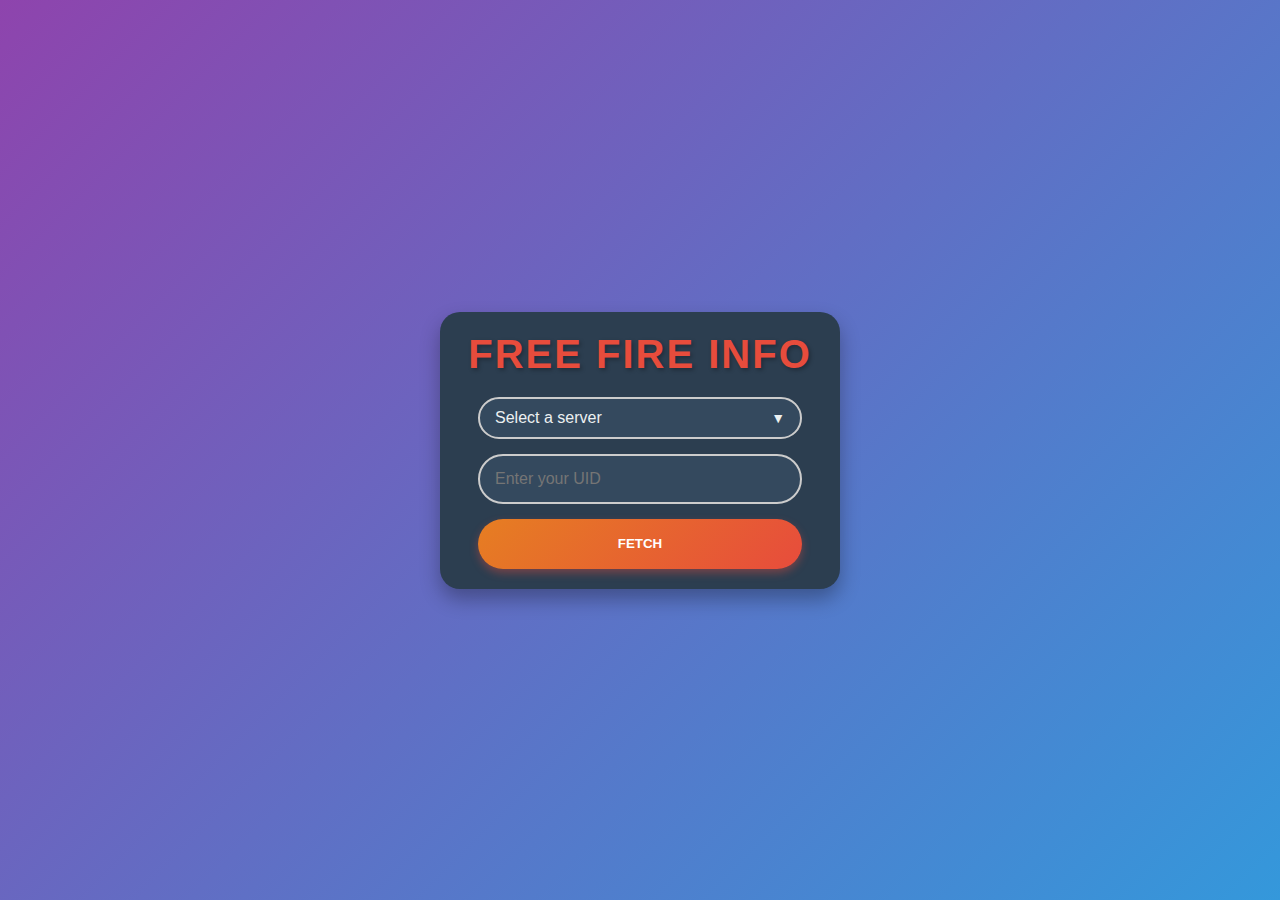
<file: ffapi/index.html>
<!DOCTYPE html>
<html lang="en">

<head>
    <meta charset="UTF-8">
    <meta name="viewport" content="width=device-width, initial-scale=1.0">
    <title>Free Fire API</title>

    <link rel="stylesheet" href="styles.css">
</head>

<body>
    <div class="container">
        <h1>Free Fire Info</h1>
        <form>
            <div class="custom-dropdown">
                <div class="dropdown-header" id="dropdown-header">
                    Select a server <span>▼</span>
                </div>
                <ul class="dropdown-list" id="dropdown-list">
                    <li class="dropdown-item" data-value="AF">Africa (AF)</li>
                    <li class="dropdown-item" data-value="BD">Bangladesh (BD)</li>
                    <li class="dropdown-item" data-value="BR">Brazil (BR)</li>
                    <li class="dropdown-item" data-value="EU">Europe (EU)</li>
                    <li class="dropdown-item" data-value="ID">Indonesia (ID)</li>
                    <li class="dropdown-item" data-value="IND">India (IND)</li>
                    <li class="dropdown-item" data-value="JP">Japan (JP)</li>
                    <li class="dropdown-item" data-value="LATAM">Latin America (LATAM)</li>
                    <li class="dropdown-item" data-value="ME">Middle East (ME)</li>
                    <li class="dropdown-item" data-value="NA">North America (NA)</li>
                    <li class="dropdown-item" data-value="PK">Pakistan (PK)</li>
                    <li class="dropdown-item" data-value="RU">Russia (RU)</li>
                    <li class="dropdown-item" data-value="SG">Singapore (SG)</li>
                    <li class="dropdown-item" data-value="SAC">South America (SAC)</li>
                    <li class="dropdown-item" data-value="TW">Taiwan (TW)</li>
                    <li class="dropdown-item" data-value="TH">Thailand (TH)</li>
                    <li class="dropdown-item" data-value="US">United States (US)</li>
                    <li class="dropdown-item" data-value="VN">Vietnam (VN)</li>
                    <!-- Add more options as needed -->
                </ul>
            </div>
            <input type="text" id="uid-input" placeholder="Enter your UID">
            <button id="fetch-button">Fetch</button>
        </form>
        <div id="user-data" style="display: none;">
            <p><strong>Name:</strong> <span id="nickname"></span></p>
            <p><strong>Badge Count:</strong> <span id="badgeCnt"></span></p>
            <p><strong>Account Created At:</strong> <span id="createdAt"></span></p>
            <p><strong>Last Login:</strong> <span id="lastLoginAt"></span></p>
            <p><strong>Likes:</strong> <span id="liked"></span></p>
            <p><strong>Level:</strong> <span id="level"></span></p>
            <h3>Guild Info</h3>
            <p><strong>Guild Name:</strong> <span id="guildName"></span></p>
            <p><strong>Leader Name:</strong> <span id="leaderName"></span> (UID: <span id="leaderUid"></span>)</p>
            <p><strong>Guild Level:</strong> <span id="guildLevel"></span></p>
            <p><strong>Current Members:</strong> <span id="currentMembers"></span></p>
            <p><strong>Max Members:</strong> <span id="maxMembers"></span></p>
        </div>
    </div>

    <script src="script.js"></script>
</body>

</html>
</file>
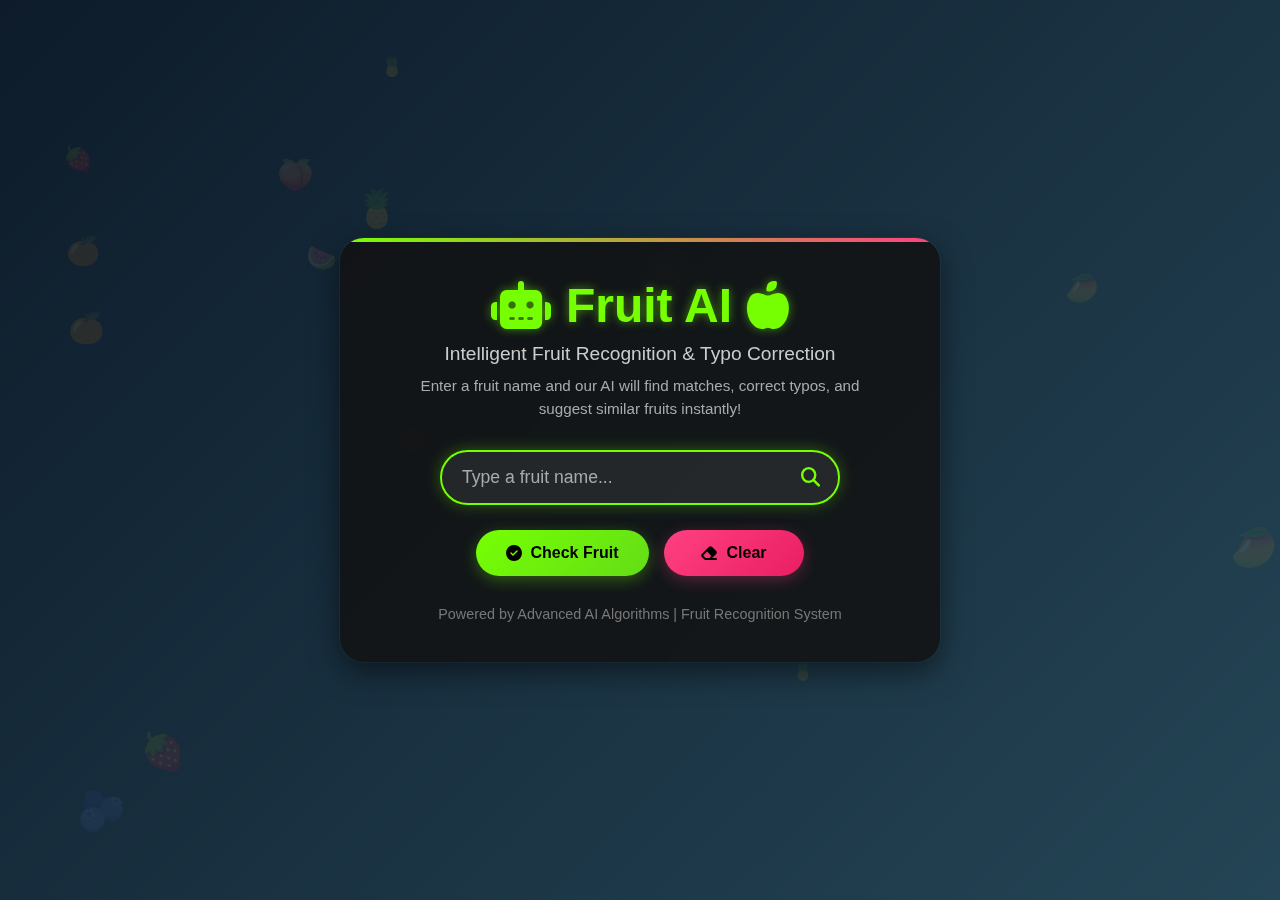
<file: fruit-ai/index.html>
<!DOCTYPE html>
<html lang="en">

<head>
  <meta charset="UTF-8">
  <meta name="viewport" content="width=device-width, initial-scale=1.0">
  <title>Fruit AI Demo</title>
  <link rel="stylesheet" href="https://cdnjs.cloudflare.com/ajax/libs/font-awesome/6.4.0/css/all.min.css">
  <link rel="stylesheet" href="style.css">
</head>

<body>
  <div class="container">
    <div class="header">
      <h1><i class="fas fa-robot"></i> Fruit AI <i class="fas fa-apple-alt"></i></h1>
      <p class="subtitle">Intelligent Fruit Recognition & Typo Correction</p>
      <p class="description">Enter a fruit name and our AI will find matches, correct typos, and suggest similar fruits
        instantly!</p>
    </div>

    <div class="input-container">
      <div class="input-wrapper">
        <input type="text" id="fruitInput" placeholder="Type a fruit name..." autocomplete="off">
        <div class="search-icon">
          <i class="fas fa-search"></i>
        </div>
      </div>
      <div id="suggestions"></div>
    </div>

    <div class="button-container">
      <button id="checkBtn">
        <i class="fas fa-check-circle"></i> Check Fruit
      </button>
      <button id="clearBtn">
        <i class="fas fa-eraser"></i> Clear
      </button>
    </div>

    <div id="results"></div>

    <div class="footer">
      <p>Powered by Advanced AI Algorithms | Fruit Recognition System</p>
    </div>
  </div>

  <div class="floating-fruits" id="floatingFruits"></div>

  <script src="script.js"></script>
</body>

</html>
</file>
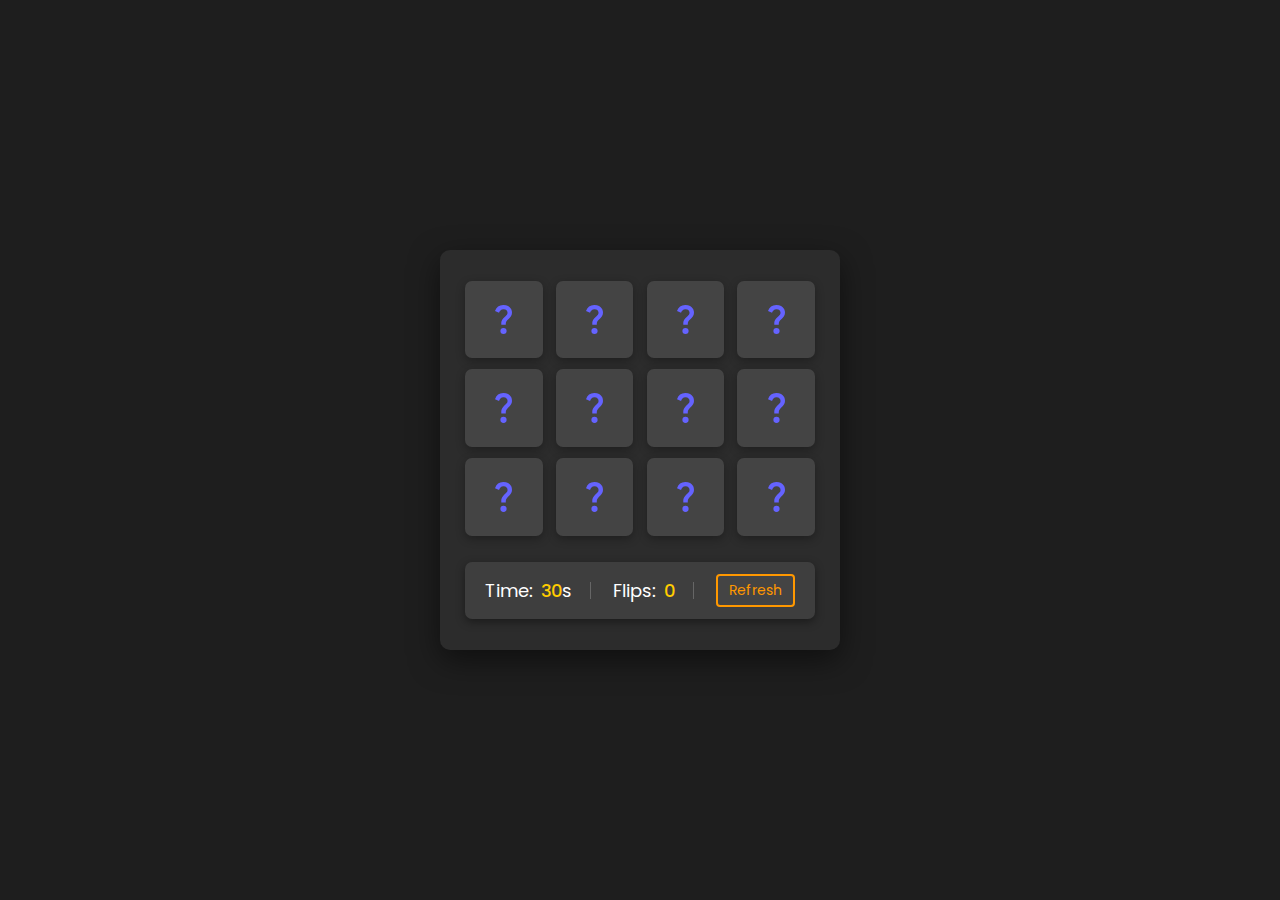
<file: memory-game/index.html>
<!DOCTYPE html>
<!-- Coding By CodingNepal - youtube.com/codingnepal -->
<html lang="en" dir="ltr">
  <head>
    <meta charset="utf-8">  
    <title>Memory Card Game | CodingNepal</title>
    <link rel="stylesheet" href="styles.css">
    <meta name="viewport" content="width=device-width, initial-scale=1.0">
  </head>
  <body>
    <div class="wrapper">
      <ul class="cards">
        <li class="card">
          <div class="view front-view">
            <img src="images/que_icon.svg" alt="icon">
          </div>
          <div class="view back-view">
            <img src="images/img-1.png" alt="card-img">
          </div>
        </li>
        <li class="card">
          <div class="view front-view">
            <img src="images/que_icon.svg" alt="icon">
          </div>
          <div class="view back-view">
            <img src="images/img-2.png" alt="card-img">
          </div>
        </li>
        <li class="card">
          <div class="view front-view">
            <img src="images/que_icon.svg" alt="icon">
          </div>
          <div class="view back-view">
            <img src="images/img-3.png" alt="card-img">
          </div>
        </li>
        <li class="card">
          <div class="view front-view">
            <img src="images/que_icon.svg" alt="icon">
          </div>
          <div class="view back-view">
            <img src="images/img-4.png" alt="card-img">
          </div>
        </li>
        <li class="card">
          <div class="view front-view">
            <img src="images/que_icon.svg" alt="icon">
          </div>
          <div class="view back-view">
            <img src="images/img-5.png" alt="card-img">
          </div>
        </li>
        <li class="card">
          <div class="view front-view">
            <img src="images/que_icon.svg" alt="icon">
          </div>
          <div class="view back-view">
            <img src="images/img-6.png" alt="card-img">
          </div>
        </li>
        <li class="card">
          <div class="view front-view">
            <img src="images/que_icon.svg" alt="icon">
          </div>
          <div class="view back-view">
            <img src="images/img-5.png" alt="card-img">
          </div>
        </li>
        <li class="card">
          <div class="view front-view">
            <img src="images/que_icon.svg" alt="icon">
          </div>
          <div class="view back-view">
            <img src="images/img-6.png" alt="card-img">
          </div>
        </li>
        <li class="card">
          <div class="view front-view">
            <img src="images/que_icon.svg" alt="icon">
          </div>
          <div class="view back-view">
            <img src="images/img-1.png" alt="card-img">
          </div>
        </li>
        <li class="card">
          <div class="view front-view">
            <img src="images/que_icon.svg" alt="icon">
          </div>
          <div class="view back-view">
            <img src="images/img-2.png" alt="card-img">
          </div>
        </li>
        <li class="card">
          <div class="view front-view">
            <img src="images/que_icon.svg" alt="icon">
          </div>
          <div class="view back-view">
            <img src="images/img-3.png" alt="card-img">
          </div>
        </li>
        <li class="card">
          <div class="view front-view">
            <img src="images/que_icon.svg" alt="icon">
          </div>
          <div class="view back-view">
            <img src="images/img-4.png" alt="card-img">
          </div>
        </li>
        <div class="details">
          <p class="time">Time: <span><b>30</b>s</span></p>
          <p class="flips">Flips: <span><b>0</b></span></p>
          <button>Refresh</button>
        </div>
      </ul>
    </div>

    <script src="script.js"></script>
    
  </body>
</html>
</file>
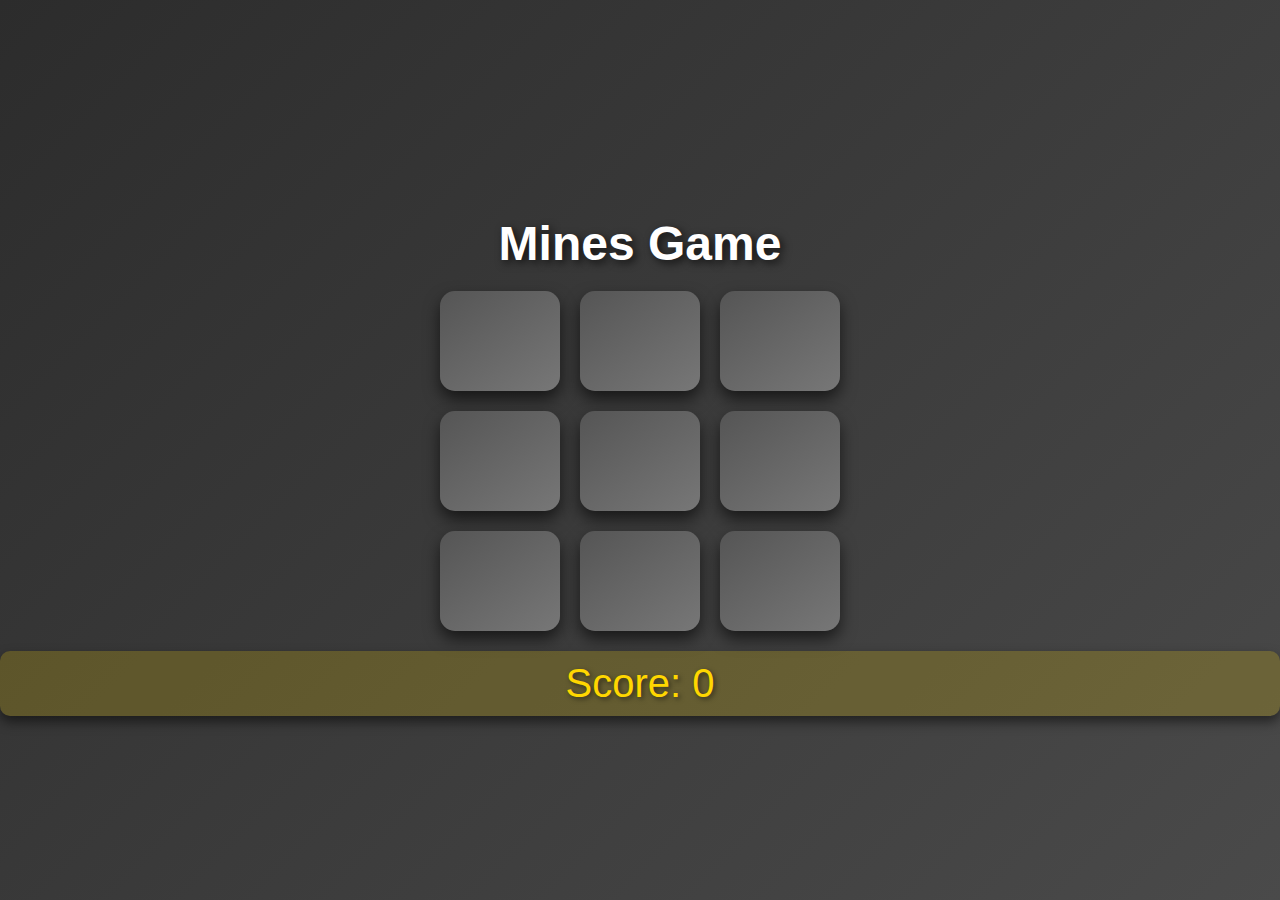
<file: mines-game/index.html>
<!DOCTYPE html>
<html lang="en">
<head>
    <meta charset="UTF-8">
    <meta name="viewport" content="width=device-width, initial-scale=1.0">
    <title>Mines Game</title>
    <link rel="stylesheet" href="styles.css">
</head>
<body>
    <h1>Mines Game</h1>
    <div id="game-board"></div>
    <div class="score">Score: <span id="score-value">0</span></div>
    
    <div class="overlay" id="overlay" style="display: none;">
        <div class="popup" id="popup">
            <h2 id="popup-message"></h2>
            <button onclick="restartGame()">Play Again</button>
        </div>
    </div>

    <script src="script.js"></script>
</body>
</html>
</file>
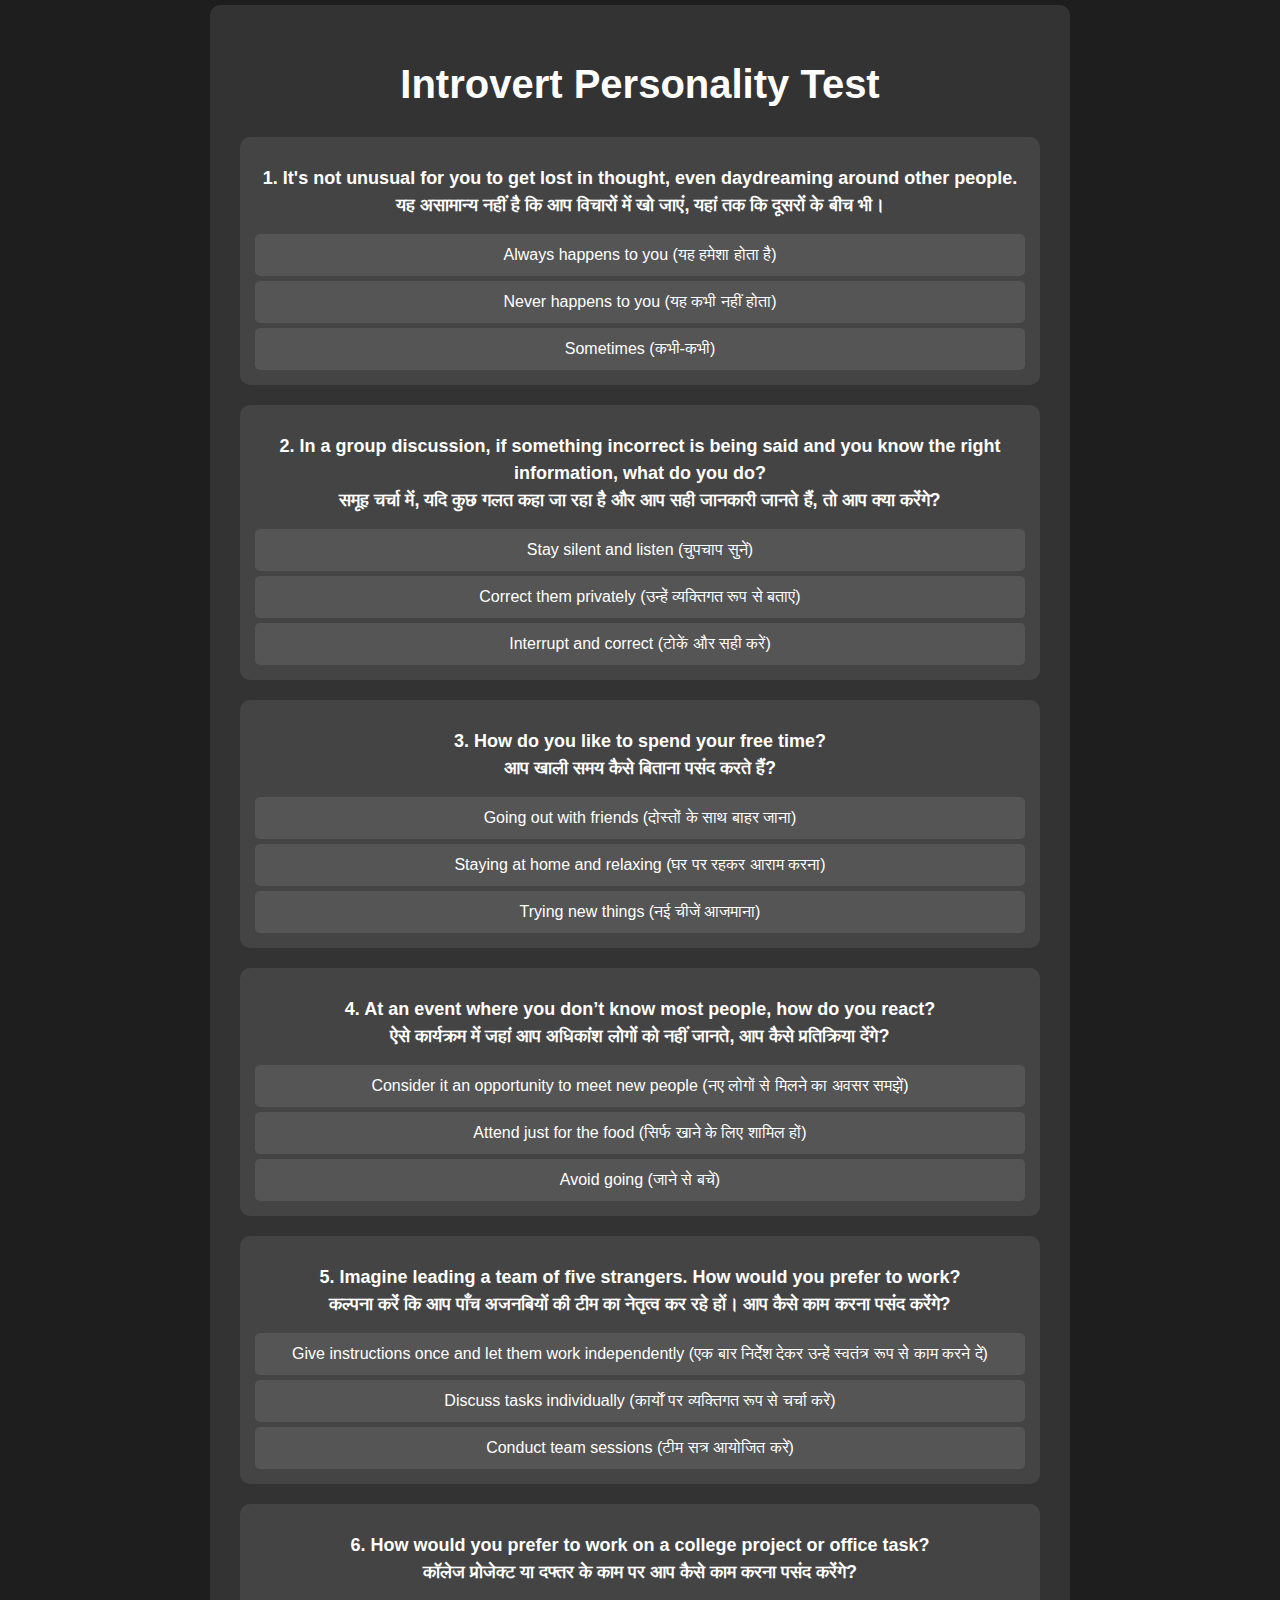
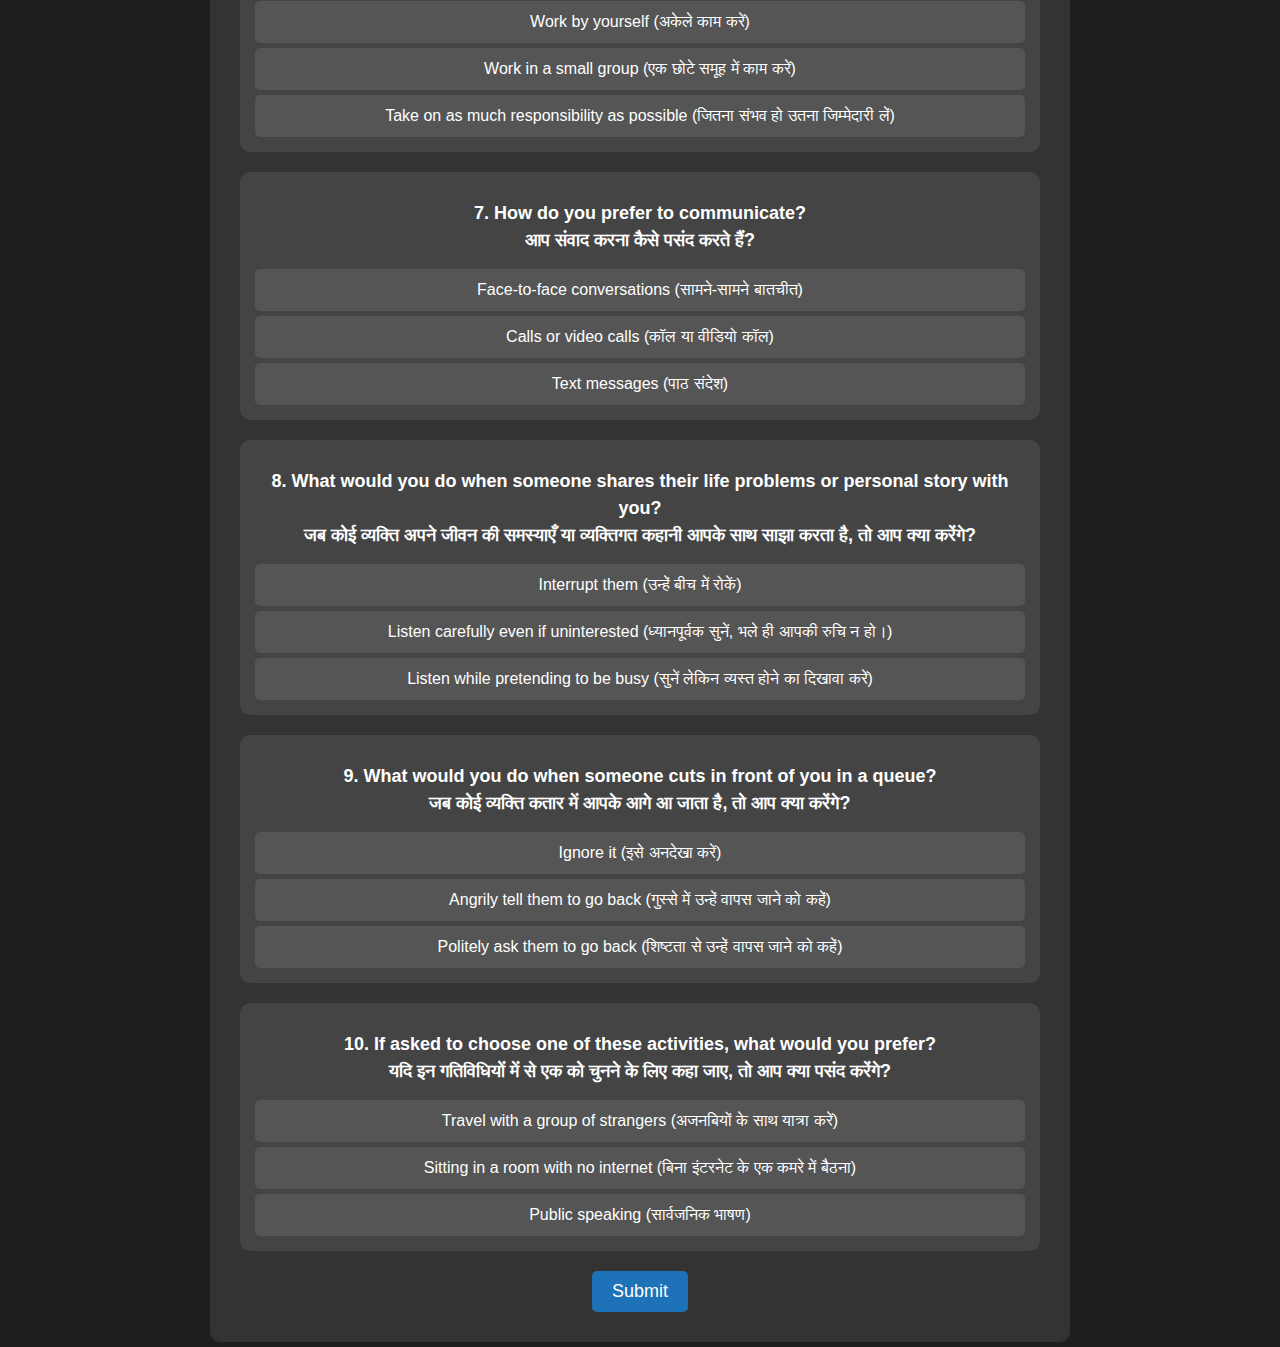
<file: personality-test/index.html>
<!DOCTYPE html>
<html lang="en">
  <head>
    <meta charset="UTF-8" />
    <meta name="viewport" content="width=device-width, initial-scale=1.0" />
    <title>Introvert Personality Test</title>
    <link rel="stylesheet" href="styles.css" />
  </head>
  <body>
    <div class="container">
      <h1>Introvert Personality Test</h1>

      <div class="question">
        <p>
          <strong
            >1. It's not unusual for you to get lost in thought, even
            daydreaming around other people.<br />यह असामान्य नहीं है कि आप
            विचारों में खो जाएं, यहां तक कि दूसरों के बीच भी।</strong
          >
        </p>
        <ul class="options">
          <li data-score="1">Never happens to you (यह कभी नहीं होता)</li>
          <li data-score="2">Sometimes (कभी-कभी)</li>
          <li data-score="3">Always happens to you (यह हमेशा होता है)</li>
        </ul>
      </div>

      <div class="question">
        <p>
          <strong
            >2. In a group discussion, if something incorrect is being said and
            you know the right information, what do you do?<br />समूह चर्चा में,
            यदि कुछ गलत कहा जा रहा है और आप सही जानकारी जानते हैं, तो आप क्या
            करेंगे?</strong
          >
        </p>
        <ul class="options">
          <li data-score="1">Interrupt and correct (टोकें और सही करें)</li>
          <li data-score="2">
            Correct them privately (उन्हें व्यक्तिगत रूप से बताएं)
          </li>
          <li data-score="3">Stay silent and listen (चुपचाप सुनें)</li>
        </ul>
      </div>

      <div class="question">
        <p>
          <strong
            >3. How do you like to spend your free time?<br />आप खाली समय कैसे
            बिताना पसंद करते हैं?</strong
          >
        </p>
        <ul class="options">
          <li data-score="1">
            Going out with friends (दोस्तों के साथ बाहर जाना)
          </li>
          <li data-score="2">Trying new things (नई चीजें आजमाना)</li>
          <li data-score="3">
            Staying at home and relaxing (घर पर रहकर आराम करना)
          </li>
        </ul>
      </div>

      <div class="question">
        <p>
          <strong
            >4. At an event where you don’t know most people, how do you
            react?<br />ऐसे कार्यक्रम में जहां आप अधिकांश लोगों को नहीं जानते,
            आप कैसे प्रतिक्रिया देंगे?</strong
          >
        </p>
        <ul class="options">
          <li data-score="1">
            Consider it an opportunity to meet new people (नए लोगों से मिलने का
            अवसर समझें)
          </li>
          <li data-score="2">
            Attend just for the food (सिर्फ खाने के लिए शामिल हों)
          </li>
          <li data-score="3">Avoid going (जाने से बचें)</li>
        </ul>
      </div>

      <div class="question">
        <p>
          <strong
            >5. Imagine leading a team of five strangers. How would you prefer
            to work?<br />कल्पना करें कि आप पाँच अजनबियों की टीम का नेतृत्व कर
            रहे हों। आप कैसे काम करना पसंद करेंगे?</strong
          >
        </p>
        <ul class="options">
          <li data-score="1">Conduct team sessions (टीम सत्र आयोजित करें)</li>
          <li data-score="2">
            Give instructions once and let them work independently (एक बार
            निर्देश देकर उन्हें स्वतंत्र रूप से काम करने दें)
          </li>
          <li data-score="3">
            Discuss tasks individually (कार्यों पर व्यक्तिगत रूप से चर्चा करें)
          </li>
        </ul>
      </div>

      <div class="question">
        <p>
          <strong
            >6. How would you prefer to work on a college project or office
            task?<br />कॉलेज प्रोजेक्ट या दफ्तर के काम पर आप कैसे काम करना पसंद
            करेंगे?</strong
          >
        </p>
        <ul class="options">
          <li data-score="1">
            Take on as much responsibility as possible (जितना संभव हो उतना
            जिम्मेदारी लें)
          </li>
          <li data-score="2">
            Work in a small group (एक छोटे समूह में काम करें)
          </li>
          <li data-score="3">Work by yourself (अकेले काम करें)</li>
        </ul>
      </div>

      <div class="question">
        <p>
          <strong
            >7. How do you prefer to communicate?<br />आप संवाद करना कैसे पसंद
            करते हैं?</strong
          >
        </p>
        <ul class="options">
          <li data-score="1">
            Face-to-face conversations (सामने-सामने बातचीत)
          </li>
          <li data-score="2">Calls or video calls (कॉल या वीडियो कॉल)</li>
          <li data-score="3">Text messages (पाठ संदेश)</li>
        </ul>
      </div>

      <div class="question">
        <p>
          <strong
            >8. What would you do when someone shares their life problems or
            personal story with you?<br />जब कोई व्यक्ति अपने जीवन की समस्याएँ
            या व्यक्तिगत कहानी आपके साथ साझा करता है, तो आप क्या करेंगे?</strong
          >
        </p>
        <ul class="options">
          <li data-score="1">Interrupt them (उन्हें बीच में रोकें)</li>
          <li data-score="2">
            Listen while pretending to be busy (सुनें लेकिन व्यस्त होने का
            दिखावा करें)
          </li>
          <li data-score="3">
            Listen carefully even if uninterested (ध्यानपूर्वक सुनें, भले ही
            आपकी रुचि न हो।)
          </li>
        </ul>
      </div>

      <div class="question">
        <p>
          <strong
            >9. What would you do when someone cuts in front of you in a
            queue?<br />जब कोई व्यक्ति कतार में आपके आगे आ जाता है, तो आप क्या
            करेंगे?</strong
          >
        </p>
        <ul class="options">
          <li data-score="1">
            Angrily tell them to go back (गुस्से में उन्हें वापस जाने को कहें)
          </li>
          <li data-score="2">
            Politely ask them to go back (शिष्टता से उन्हें वापस जाने को कहें)
          </li>
          <li data-score="3">Ignore it (इसे अनदेखा करें)</li>
        </ul>
      </div>

      <div class="question">
        <p>
          <strong
            >10. If asked to choose one of these activities, what would you
            prefer?<br />यदि इन गतिविधियों में से एक को चुनने के लिए कहा जाए, तो
            आप क्या पसंद करेंगे?</strong
          >
        </p>
        <ul class="options">
          <li data-score="1">
            Travel with a group of strangers (अजनबियों के साथ यात्रा करें)
          </li>
          <li data-score="2">Public speaking (सार्वजनिक भाषण)</li>
          <li data-score="3">
            Sitting in a room with no internet (बिना इंटरनेट के एक कमरे में
            बैठना)
          </li>
        </ul>
      </div>

      <button id="submit">Submit</button>

      <div class="modal" id="resultModal">
        <div class="modal-content">
          <span class="close" id="closeBtn">&times;</span>
          <h1>Result</h1>
          <h2 class="result" id="resultText"></h2>
          <div class="merits" id="merits">
            <h3>Merits</h3>
            <ul id="meritsList"></ul>
          </div>
          <div class="demerits" id="demerits">
            <h3>Demerits</h3>
            <ul id="demeritsList"></ul>
          </div>
          <h4 class="warning">*These results are based on your answers.</h4>
        </div>
      </div>
    </div>

    <script src="script.js"></script>
  </body>
</html>
</file>
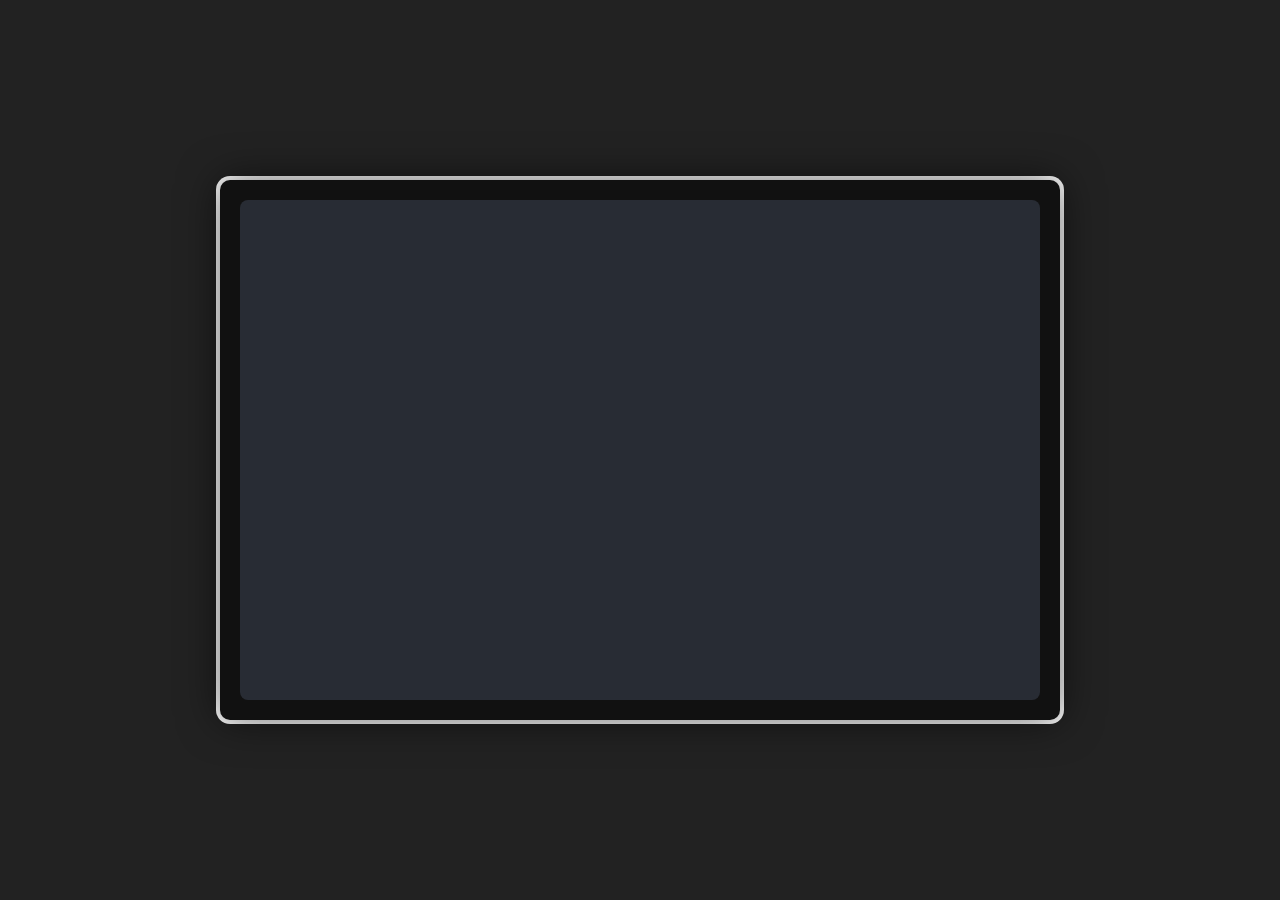
<file: ping-pong/index.html>
<!DOCTYPE html>
<html lang="en">
<head>
  <meta charset="UTF-8">
  <title>Simple Pong Game</title>
  <link rel="stylesheet" href="styles.css">
</head>
<body>
  <div id="container">
    <canvas id="pongCanvas" width="800" height="500"></canvas>
  </div>
  <script src="script.js"></script>
</body>
</html>
</file>
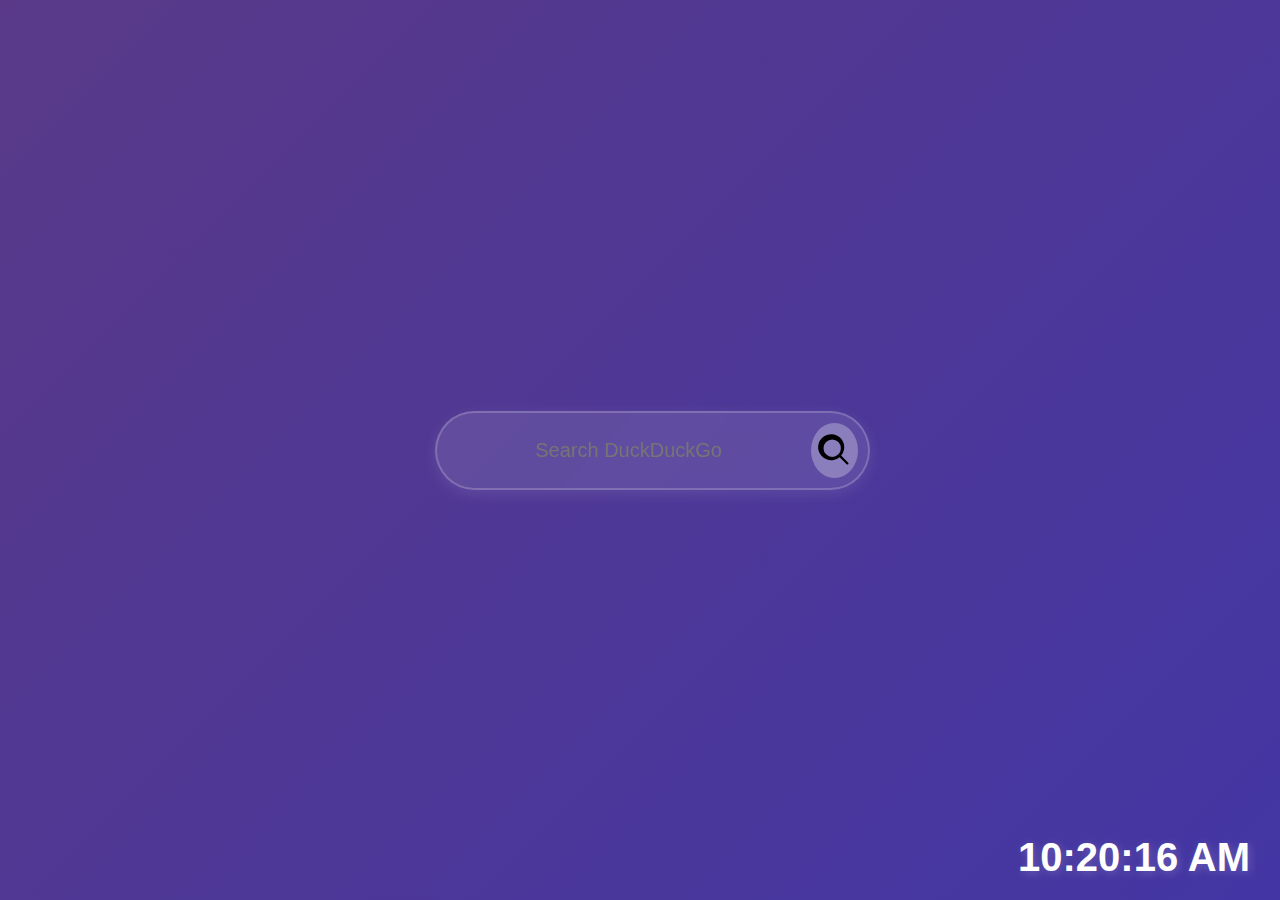
<file: startuppage/index.html>
<!DOCTYPE html>
<html lang="en">

<head>
  <meta charset="UTF-8">
  <meta name="viewport" content="width=device-width, initial-scale=1.0">
  <title>LibreWolf Startpage</title>
  <link rel="stylesheet" href="styles.css">
</head>

<body>

  <div class="search-container">
    <form id="searchForm" action="https://duckduckgo.com/" method="GET">
      <div class="search-box">
        <input type="text" id="searchInput" name="q" placeholder="Search DuckDuckGo" autocomplete="off">
        <button class="search-button" type="submit">
          <svg viewBox="0 0 24 24">
            <path
              d="M21.53,20.47l-4.87-4.87a9,9,0,1,0-1.06,1.06l4.87,4.87a.75.75,0,0,0,1.06-1.06ZM4.5,10.5a6,6,0,1,1,6,6A6,6,0,0,1,4.5,10.5Z" />
          </svg>
        </button>
      </div>
    </form>
  </div>

  <div id="time"></div>

  <script src="script.js"></script>
</body>

</html>
</file>
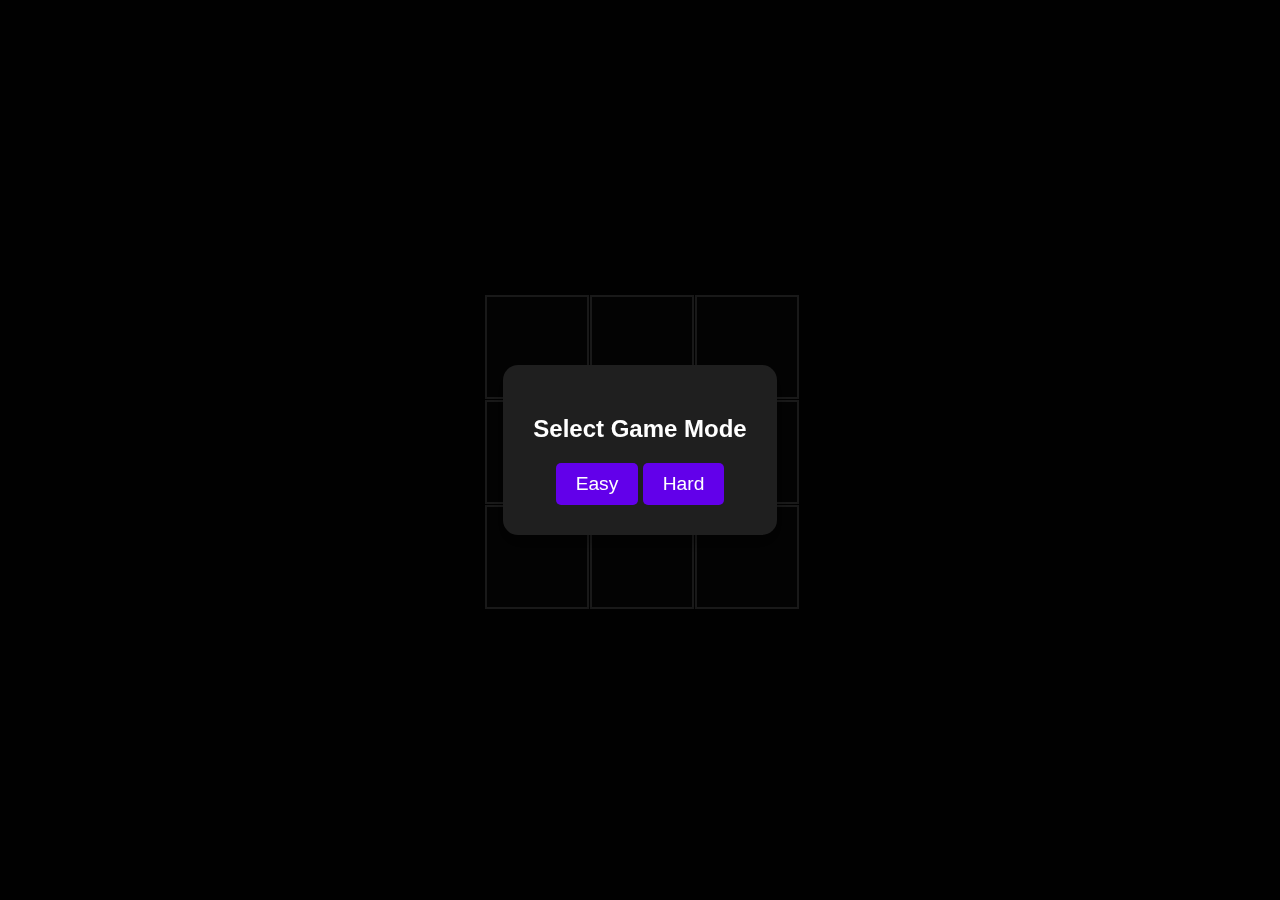
<file: tic-tac-toe-game/index.html>
<!DOCTYPE html>
<html lang="en">
<head>
    <meta charset="UTF-8">
    <meta name="viewport" content="width=device-width, initial-scale=1.0">
    <title>Tic Tac Toe</title>
    <link rel="stylesheet" href="styles.css"> <!-- Link to your CSS file -->
    <script src="script.js" defer></script> <!-- Link to your JS file -->
</head>
<body>

    <!-- Game Mode Selection Modal -->
    <div id="mode-modal">
        <div class="mode-content">
            <h2>Select Game Mode</h2>
            <button onclick="setMode('easy')">Easy</button>
            <button onclick="setMode('hard')">Hard</button>
        </div>
    </div>

    <!-- Game Board -->
    <div id="game-board" class="hidden">
        <div class="cell" onclick="makeMove(0)"></div>
        <div class="cell" onclick="makeMove(1)"></div>
        <div class="cell" onclick="makeMove(2)"></div>
        <div class="cell" onclick="makeMove(3)"></div>
        <div class="cell" onclick="makeMove(4)"></div>
        <div class="cell" onclick="makeMove(5)"></div>
        <div class="cell" onclick="makeMove(6)"></div>
        <div class="cell" onclick="makeMove(7)"></div>
        <div class="cell" onclick="makeMove(8)"></div>
    </div>

</body>
</html>
</file>
<file: ffapi/styles.css>
* {
  margin: 0;
  padding: 0;
  box-sizing: border-box;
}

body {
  display: flex;
  justify-content: center;
  align-items: center;
  height: 100vh;
  font-family: "Poppins", Arial, sans-serif;
  background: linear-gradient(135deg, #8e44ad, #3498db);
  color: #fff;
}

.container {
  padding: 20px;
  max-width: 400px;
  width: 70vw;
  border-radius: 20px;
  background: #2c3e50;
  box-shadow: 0 10px 20px rgba(0, 0, 0, 0.3);
  text-align: center;
}

.container h1 {
  font-size: 2.5rem;
  color: #e74c3c;
  margin-bottom: 20px;
  text-transform: uppercase;
  letter-spacing: 2px;
  text-shadow: 2px 2px 4px rgba(0, 0, 0, 0.3);
}

.custom-dropdown {
  position: relative;
  width: 90%;
  margin: 0 auto 15px;
}

.dropdown-header {
  background: #34495e;
  color: #ecf0f1;
  padding: 10px 15px;
  border-radius: 25px;
  font-size: 16px;
  cursor: pointer;
  display: flex;
  justify-content: space-between;
  align-items: center;
  box-shadow: 0 4px 8px rgba(0, 0, 0, 0.1);
}

.dropdown-header:hover {
  background: #3b556a;
}

.dropdown-header span {
  font-size: 14px;
}

.dropdown-list {
  display: none;
  position: absolute;
  top: 110%;
  left: 0;
  width: 100%;
  max-height: 200px;
  /* Set a maximum height for the dropdown */
  background: #34495e;
  border-radius: 15px;
  box-shadow: 0 4px 8px rgba(0, 0, 0, 0.2);
  z-index: 1000;
  overflow-y: auto;
  /* Add vertical scrolling if necessary */
  overflow-x: hidden;
  /* Prevent horizontal scrolling */
}

.dropdown-list.active {
  display: block;
}

.dropdown-item {
  color: #ecf0f1;
  font-size: 16px;
  cursor: pointer;
  transition: background 0.2s ease-in-out;
  padding: 10px 15px;
}

.dropdown-item:hover {
  background: #3b556a;
}

#uid-input {
  width: 90%;
  height: 50px;
  border-radius: 25px;
  border: none;
  padding: 10px 15px;
  font-size: 16px;
  background: #34495e;
  color: #ecf0f1;
  margin-bottom: 15px;
  outline: none;
  box-shadow: 0 4px 8px rgba(0, 0, 0, 0.1);
}

#uid-input:focus {
  box-shadow: 0 8px 16px rgba(0, 0, 0, 0.2);
}

#fetch-button {
  width: 90%;
  height: 50px;
  border-radius: 25px;
  border: none;
  background: linear-gradient(135deg, #e67e22, #e74c3c);
  color: #fff;
  cursor: pointer;
  font-weight: bold;
  text-transform: uppercase;
  box-shadow: 0 4px 8px rgba(231, 76, 60, 0.4);
  transition: transform 0.3s ease, box-shadow 0.3s ease;
}

#fetch-button:hover {
  background: linear-gradient(135deg, #e74c3c, #e67e22);
  transform: scale(1.1);
  box-shadow: 0 8px 16px rgba(231, 76, 60, 0.6);
}

#fetch-button:active {
  transform: scale(0.95);
}

/* Dropdown and input fields when error occurs */
#dropdown-header,
#uid-input {
  border: 2px solid #ccc;
  /* Default border color */
  box-shadow: none;
  /* Default no shadow */
}

#dropdown-header.error,
#uid-input.error {
  border: 2px solid red;
  box-shadow: 0 0 10px rgba(255, 0, 0, 0.5);
  /* Red border and shadow on error */
}
</file>
<file: fruit-ai/style.css>
:root {
      --primary: #76ff03;
      --primary-dark: #64dd17;
      --secondary: #ff4081;
      --dark: #121212;
      --darker: #0a0a0a;
      --light: #f5f5f5;
      --gray: #424242;
    }

    * {
      margin: 0;
      padding: 0;
      box-sizing: border-box;
      font-family: 'Segoe UI', Tahoma, Geneva, Verdana, sans-serif;
    }

    body {
      background: linear-gradient(-45deg, #0f2027, #203a43, #2c5364, #0d1b2a);
      background-size: 400% 400%;
      color: var(--light);
      display: flex;
      justify-content: center;
      align-items: center;
      min-height: 100vh;
      margin: 0;
      animation: gradientShift 15s ease infinite;
      overflow-x: hidden;
      padding: 20px;
    }

    @keyframes gradientShift {
      0% {
        background-position: 0% 50%;
      }

      50% {
        background-position: 100% 50%;
      }

      100% {
        background-position: 0% 50%;
      }
    }

    .container {
      background: rgba(18, 18, 18, 0.85);
      backdrop-filter: blur(10px);
      padding: 40px 30px;
      border-radius: 24px;
      box-shadow: 0 10px 30px rgba(0, 0, 0, 0.5), 0 0 0 1px rgba(255, 255, 255, 0.05);
      text-align: center;
      width: 100%;
      max-width: 600px;
      animation: fadeIn 1s ease-out;
      position: relative;
      overflow: hidden;
    }

    .container::before {
      content: '';
      position: absolute;
      top: 0;
      left: 0;
      right: 0;
      height: 4px;
      background: linear-gradient(90deg, var(--primary), var(--secondary));
      animation: shimmer 3s infinite;
    }

    @keyframes shimmer {
      0% {
        transform: translateX(-100%);
      }

      100% {
        transform: translateX(100%);
      }
    }

    .header {
      margin-bottom: 30px;
      position: relative;
    }

    h1 {
      font-size: clamp(2.2rem, 5vw, 3rem);
      margin-bottom: 10px;
      color: var(--primary);
      text-shadow: 0 0 10px rgba(118, 255, 3, 0.5);
      animation: bounce 2s infinite alternate;
      display: flex;
      align-items: center;
      justify-content: center;
      gap: 15px;
      flex-wrap: wrap;
    }

    .subtitle {
      font-size: clamp(1rem, 3vw, 1.2rem);
      color: #ccc;
      margin-bottom: 10px;
    }

    .description {
      color: #aaa;
      font-size: clamp(0.85rem, 2.5vw, 0.95rem);
      max-width: 90%;
      margin: 0 auto 30px;
      line-height: 1.5;
    }

    .input-container {
      position: relative;
      margin-bottom: 20px;
      display: flex;
      flex-direction: column;
      align-items: center;
    }

    .input-wrapper {
      position: relative;
      width: 100%;
      max-width: 400px;
    }

    input {
      padding: 15px 50px 15px 20px;
      width: 100%;
      border-radius: 50px;
      border: 2px solid var(--gray);
      outline: none;
      transition: all 0.3s;
      background: rgba(255, 255, 255, 0.05);
      color: var(--light);
      font-size: clamp(1rem, 3vw, 1.1rem);
      box-shadow: 0 4px 6px rgba(0, 0, 0, 0.1);
    }

    input:focus {
      border-color: var(--primary);
      box-shadow: 0 0 15px rgba(118, 255, 3, 0.3);
      background: rgba(255, 255, 255, 0.08);
    }

    input::placeholder {
      color: #aaa;
    }

    .search-icon {
      position: absolute;
      right: 20px;
      top: 50%;
      transform: translateY(-50%);
      color: var(--primary);
      font-size: 1.2rem;
      pointer-events: none;
    }

    #suggestions {
      width: 100%;
      max-width: 400px;
      margin: 10px auto 0;
      text-align: left;
      border-radius: 12px;
      overflow: hidden;
      background: rgba(255, 255, 255, 0.05);
      backdrop-filter: blur(5px);
      box-shadow: 0 4px 12px rgba(0, 0, 0, 0.1);
      max-height: 200px;
      overflow-y: auto;
      z-index: 10;
      position: relative;
      display: none;
    }

    #suggestions p {
      padding: 12px 20px;
      margin: 0;
      cursor: pointer;
      transition: all 0.2s;
      border-bottom: 1px solid rgba(255, 255, 255, 0.05);
    }

    #suggestions p:hover {
      background: rgba(118, 255, 3, 0.1);
      padding-left: 25px;
    }

    #suggestions p:last-child {
      border-bottom: none;
    }

    .button-container {
      display: flex;
      justify-content: center;
      gap: 15px;
      margin: 25px 0;
      flex-wrap: wrap;
    }

    button {
      padding: 14px 30px;
      border: none;
      border-radius: 50px;
      background: linear-gradient(135deg, var(--primary), var(--primary-dark));
      color: #000;
      font-weight: 600;
      cursor: pointer;
      transition: all 0.3s;
      display: flex;
      align-items: center;
      gap: 8px;
      box-shadow: 0 4px 15px rgba(118, 255, 3, 0.3);
      font-size: clamp(0.9rem, 2.5vw, 1rem);
      min-width: 140px;
      justify-content: center;
    }

    button:hover {
      transform: translateY(-3px);
      box-shadow: 0 6px 20px rgba(118, 255, 3, 0.4);
    }

    button:active {
      transform: translateY(0);
    }

    button:disabled {
      opacity: 0.6;
      cursor: not-allowed;
      transform: none;
    }

    #clearBtn {
      background: linear-gradient(135deg, var(--secondary), #e91e63);
      box-shadow: 0 4px 15px rgba(255, 64, 129, 0.3);
    }

    #clearBtn:hover {
      box-shadow: 0 6px 20px rgba(255, 64, 129, 0.4);
    }

    #results {
      margin-top: 30px;
      text-align: left;
      animation: fadeInUp 0.5s ease-out;
    }

    .result-category {
      margin-bottom: 25px;
      background: rgba(255, 255, 255, 0.05);
      border-radius: 16px;
      padding: 20px;
      box-shadow: 0 4px 12px rgba(0, 0, 0, 0.1);
      animation: slideIn 0.5s ease-out;
    }

    .result-category h3 {
      display: flex;
      align-items: center;
      gap: 10px;
      margin-bottom: 15px;
      color: var(--primary);
      font-size: clamp(1rem, 3vw, 1.2rem);
    }

    .result-category p {
      margin: 8px 0;
      padding-left: 10px;
      border-left: 3px solid var(--primary);
      animation: fadeIn 0.5s ease-out;
    }

    .fruit-badge {
      display: inline-block;
      background: rgba(118, 255, 3, 0.15);
      padding: 8px 15px;
      border-radius: 20px;
      margin: 5px;
      font-size: clamp(0.8rem, 2.5vw, 0.9rem);
      animation: popIn 0.3s ease-out;
      word-break: break-word;
    }

    .no-results {
      text-align: center;
      color: #aaa;
      font-style: italic;
      margin: 20px 0;
      padding: 20px;
      background: rgba(255, 255, 255, 0.05);
      border-radius: 12px;
    }

    .floating-fruits {
      position: fixed;
      width: 100%;
      height: 100%;
      top: 0;
      left: 0;
      pointer-events: none;
      z-index: -1;
    }

    .fruit {
      position: absolute;
      font-size: clamp(1rem, 3vw, 1.5rem);
      opacity: 0.1;
      animation: float 15s infinite linear;
    }

    @keyframes float {
      0% {
        transform: translateY(0) rotate(0deg);
      }

      50% {
        transform: translateY(-20px) rotate(180deg);
      }

      100% {
        transform: translateY(0) rotate(360deg);
      }
    }

    @keyframes bounce {
      from {
        transform: translateY(0) scale(1);
      }

      to {
        transform: translateY(-10px) scale(1.05);
      }
    }

    @keyframes fadeIn {
      from {
        opacity: 0;
      }

      to {
        opacity: 1;
      }
    }

    @keyframes fadeInUp {
      from {
        opacity: 0;
        transform: translateY(20px);
      }

      to {
        opacity: 1;
        transform: translateY(0);
      }
    }

    @keyframes slideIn {
      from {
        opacity: 0;
        transform: translateX(-20px);
      }

      to {
        opacity: 1;
        transform: translateX(0);
      }
    }

    @keyframes slideDown {
      from {
        opacity: 0;
        transform: translateY(-10px);
      }

      to {
        opacity: 1;
        transform: translateY(0);
      }
    }

    @keyframes popIn {
      0% {
        transform: scale(0);
      }

      70% {
        transform: scale(1.1);
      }

      100% {
        transform: scale(1);
      }
    }

    .footer {
      margin-top: 30px;
      color: #777;
      font-size: clamp(0.8rem, 2.5vw, 0.9rem);
    }

    /* Loading spinner */
    .spinner {
      display: inline-block;
      width: 20px;
      height: 20px;
      border: 3px solid rgba(255, 255, 255, 0.3);
      border-radius: 50%;
      border-top-color: var(--primary);
      animation: spin 1s ease-in-out infinite;
      margin-right: 10px;
    }

    @keyframes spin {
      to {
        transform: rotate(360deg);
      }
    }

    /* Responsive adjustments */
    @media (max-width: 600px) {
      .container {
        padding: 30px 20px;
      }

      .button-container {
        flex-direction: column;
        align-items: center;
      }

      button {
        width: 100%;
        max-width: 250px;
      }

      .input-wrapper {
        max-width: 100%;
      }

      #suggestions {
        max-width: 100%;
      }

      .fruit-badge {
        display: block;
        width: calc(100% - 10px);
        margin: 5px;
        text-align: center;
      }
    }

    @media (max-width: 400px) {
      body {
        padding: 10px;
      }

      .container {
        padding: 25px 15px;
      }

      h1 {
        font-size: 1.8rem;
      }

      button {
        padding: 12px 20px;
      }
    }

    /* High contrast mode support */
    @media (prefers-contrast: high) {
      :root {
        --primary: #00ff00;
        --primary-dark: #00cc00;
        --secondary: #ff0066;
      }

      body {
        background: #000;
      }

      .container {
        background: #111;
        border: 2px solid var(--primary);
      }
    }

    /* Reduced motion support */
    @media (prefers-reduced-motion: reduce) {
      * {
        animation-duration: 0.01ms !important;
        animation-iteration-count: 1 !important;
        transition-duration: 0.01ms !important;
      }
    }
</file>
<file: memory-game/styles.css>
/* Import Google Font - Poppins */
@import url('https://fonts.googleapis.com/css2?family=Poppins:wght@400;500;600;700&display=swap');
*{
  margin: 0;
  padding: 0;
  box-sizing: border-box;
  font-family: 'Poppins', sans-serif;
}
p{
  font-size: 20px;
}
body{
  display: flex;
  align-items: center;
  justify-content: center;
  min-height: 100vh;
  background: #1e1e1e;
}
::selection{
  color: #fff;
  background: #ff9800; /* Changed selection color */
}
.wrapper{
  padding: 25px;
  background: #2c2c2c; /* Dark gray */
  border-radius: 10px;
  box-shadow: 0 10px 30px rgba(0,0,0,0.5); /* Darker shadow */
}
.cards, .card, .view, .details, p{
  display: flex;
  align-items: center;
  justify-content: center;
}
.cards{
  height: 350px;
  width: 350px;
  flex-wrap: wrap;
  justify-content: space-between;
}
.cards .card{
  cursor: pointer;
  position: relative;
  perspective: 1000px;
  transform-style: preserve-3d;
  height: calc(100% / 4 - 10px);
  width: calc(100% / 4 - 10px);
}
.card.shake{
  animation: shake 0.35s ease-in-out;
}
@keyframes shake {
  0%, 100%{
    transform: translateX(0);
  }
  20%{
    transform: translateX(-13px);
  }
  40%{
    transform: translateX(13px);
  }
  60%{
    transform: translateX(-8px);
  }
  80%{
    transform: translateX(8px);
  }
}
.cards .card .view{
  width: 100%;
  height: 100%;
  user-select: none;
  pointer-events: none;
  position: absolute;
  background: #444; /* Dark gray for card background */
  border-radius: 7px;
  backface-visibility: hidden;
  transition: transform 0.25s linear;
  box-shadow: 0 3px 10px rgba(0,0,0,0.3);
}
.card .front-view img{
  max-width: 17px;
}
.card .back-view{
  transform: rotateY(-180deg);
}
.card .back-view img{
  max-width: 40px;
}
.card.flip .front-view{
  transform: rotateY(180deg);
}
.card.flip .back-view{
  transform: rotateY(0);
}

.details{
  width: 100%;
  margin-top: 15px;
  padding: 0 20px;
  border-radius: 7px;
  background: #3e3e3e; /* Slightly lighter gray */
  height: calc(100% / 4 - 30px);
  justify-content: space-between;
  box-shadow: 0 3px 10px rgba(0,0,0,0.4);
}
.details p{
  font-size: 18px;
  height: 17px;
  padding-right: 18px;
  border-right: 1px solid #666;
  color: #ffffff; /* White for text */
}
.details p span{
  margin-left: 8px;
}
.details p b{
  font-weight: 500;
  color: #ffcc00; /* Yellow for bold text */
}
.details button{
  cursor: pointer;
  font-size: 14px;
  color: #ff9800; /* Orange for button text */
  border-radius: 4px;
  padding: 4px 11px;
  background: #444;
  border: 2px solid #ff9800; /* Orange border */
  transition: 0.3s ease;
}
.details button:hover{
  color: #fff;
  background: #ff9800; /* Orange on hover */
}

@media screen and (max-width: 700px) {
  .cards{
    height: 350px;
    width: 350px;
  }
  .card .front-view img{
    max-width: 16px;
  }
  .card .back-view img{
    max-width: 40px;
  }
}

@media screen and (max-width: 530px) {
  .cards{
    height: 300px;
    width: 300px;
  }
  .card .back-view img{
    max-width: 35px;
  }
  .details{
    margin-top: 10px;
    padding: 0 15px;
    height: calc(100% / 4 - 20px);
  }
  .details p{
    height: 15px;
    font-size: 17px;
    padding-right: 13px;
  }
  .details button{
    font-size: 13px;
    padding: 5px 10px;
    border: none;
    color: #fff;
    background: #ff9800; /* Orange button for smaller screens */
  }
}
</file>
<file: mines-game/styles.css>
* {
    box-sizing: border-box;
}

body {
    margin: 0;
    height: 100vh;
    display: flex;
    flex-direction: column;
    align-items: center;
    justify-content: center;
    background: linear-gradient(135deg, #2c2c2c, #4a4a4a);
    color: #fff;
    font-family: 'Arial', sans-serif;
    overflow: hidden;
}

h1 {
    margin-bottom: 20px;
    font-size: 3em;
    text-shadow: 3px 3px 8px rgba(0, 0, 0, 0.7);
}

#game-board {
    display: grid;
    grid-template-columns: repeat(3, 1fr);
    gap: 20px;
    justify-content: center;
    max-width: 400px;
    width: 100%;
}

.box {
    height: 100px;
    background: linear-gradient(145deg, #555, #777);
    display: flex;
    justify-content: center;
    align-items: center;
    font-size: 36px;
    cursor: pointer;
    border-radius: 15px;
    box-shadow: 0 8px 16px rgba(0, 0, 0, 0.6);
    transition: background 0.4s, transform 0.3s, box-shadow 0.3s;
    position: relative; /* For after pseudo-element */
    overflow: hidden; /* Hide the overflow for the box */
}

.box:hover {
    transform: scale(1.05);
    background: linear-gradient(145deg, #666, #888);
    box-shadow: 0 12px 24px rgba(0, 0, 0, 0.8);
}

.box.clicked {
    background: linear-gradient(145deg, #444, #666);
    animation: pulse 0.5s ease;
}

@keyframes pulse {
    0% {
        transform: scale(1);
    }
    50% {
        transform: scale(1.1);
    }
    100% {
        transform: scale(1);
    }
}

.popup {
    background: rgba(255, 255, 255, 0.9);
    border-radius: 10px;
    padding: 20px;
    box-shadow: 0 12px 24px rgba(0, 0, 0, 0.7);
    color: black;
    position: fixed;
    top: 50%;
    left: 50%;
    transform: translate(-50%, -50%);
    z-index: 1000;
    text-align: center;
    font-size: 1.5em;
    max-width: 90%;
    animation: fadeIn 0.5s ease;
    border: 2px solid #4caf50;
}

@keyframes fadeIn {
    from {
        opacity: 0;
    }
    to {
        opacity: 1;
    }
}

.popup h2 {
    margin: 0 0 10px 0;
    color: #4caf50;
    text-shadow: 2px 2px 5px rgba(0, 0, 0, 0.5);
}

.popup button {
    background-color: #4caf50;
    color: white;
    border: none;
    padding: 12px 25px;
    border-radius: 5px;
    cursor: pointer;
    font-size: 1em;
    transition: background-color 0.3s, transform 0.2s;
    box-shadow: 0 4px 8px rgba(0, 0, 0, 0.5);
}

.popup button:hover {
    background-color: #388e3c;
    transform: scale(1.05);
}

.overlay {
    background: rgba(0, 0, 0, 0.7);
    position: fixed;
    top: 0;
    left: 0;
    width: 100%;
    height: 100%;
    z-index: 999;
    display: flex;
    justify-content: center;
    align-items: center;
}

.score {
    font-size: 2.5em;
    margin-top: 20px;
    color: #FFD700;
    text-shadow: 2px 2px 5px rgba(0, 0, 0, 0.5);
    position: relative;
    text-align: center;
    width: 100%;
    padding: 10px;
    background: rgba(255, 215, 0, 0.2);
    border-radius: 10px;
    box-shadow: 0 6px 12px rgba(0, 0, 0, 0.5);
    animation: glow 1.5s infinite alternate; /* Added glowing effect */
}

@keyframes glow {
    from {
        box-shadow: 0 0 10px rgba(255, 215, 0, 0.5);
    }
    to {
        box-shadow: 0 0 20px rgba(255, 215, 0, 1);
    }
}

@media (max-width: 600px) {
    h1 {
        font-size: 2.5em;
    }

    #game-board {
        grid-template-columns: repeat(3, 1fr);
        max-width: 90%;
    }

    .box {
        height: 80px;
        font-size: 30px;
    }

    .popup {
        font-size: 1em;
    }

    .score {
        font-size: 1.8em;
    }
}
</file>
<file: personality-test/styles.css>
/* General Styling */
body {
  font-family: Arial, sans-serif;
  background-color: #1e1e1e;
  color: #fff;
  display: flex;
  justify-content: center;
  align-items: center;
  margin: 0;
}

.container {
  margin-top: 5px;
  margin-bottom: 5px;
  text-align: center;
  padding: 30px;
  background-color: #333;
  border-radius: 10px;
  width: 90%;
  max-width: 800px;
}

h1 {
  font-size: 2.5em;
  margin-bottom: 30px;
  color: #fff;
}

/* Question Styling */
.question {
  margin-bottom: 20px;
  padding: 10px;
  background-color: #444;
  border-radius: 10px;
  margin-top: 20px;
}

.question p {
  font-size: 18px;
  margin-bottom: 15px;
  line-height: 1.5;
}

.options {
  list-style-type: none;
  padding: 0;
  margin: 0;
}

.options li {
  cursor: pointer;
  background-color: #555;
  padding: 12px;
  margin: 5px;
  border-radius: 5px;
  transition: background-color 0.3s;
  font-size: 16px;
}

.options li:hover {
  background-color: #393838;
}

.options li.selected {
  background-color: #007bff;
  color: white;
}

/* Submit Button */
#submit {
  background-color: #1d72b8;
  color: white;
  padding: 10px 20px;
  border: none;
  border-radius: 5px;
  cursor: pointer;
  font-size: 18px;
  transition: background-color 0.3s;
}

#submit:hover {
  background-color: #155a8a;
}

/* Modal Styling */
.modal {
  display: none;
  position: fixed;
  z-index: 1;
  left: 0;
  top: 0;
  width: 100vw;
  height: 100vh;
  overflow: auto;
  background-color: rgba(0, 0, 0, 0.4);
}

.modal-content {
  background-color: #333;
  margin: 0 auto;
  padding: 20px;
  border-radius: 10px;
  width: 80%;
  max-width: 600px;
  text-align: center;
}

.result {
  font-size: 1.5em;
  margin-bottom: 20px;
  color: #fff;
}

.close {
  position: relative;
  bottom: 10px;
  right: -10px;
  color: #fff;
  float: right;
  font-size: 28px;
  font-weight: bold;
  cursor: pointer;
}

.merits,
.demerits {
  text-align: left;
  margin-bottom: 20px;
  background-color: #2a2a2a; /* Dark theme background */
  border-radius: 5px;
  padding: 10px;
}

.merits h3,
.demerits h3 {
  font-size: 1.2em;
  margin-bottom: 10px;
  color: #ffd700; /* Gold color for headings */
}

.merits ul,
.demerits ul {
  padding-left: 20px;
  margin: 0;
  line-height: 1.5;
}

.merits li,
.demerits li {
  margin-bottom: 5px;
  color: #d3d3d3; /* Light gray color for list items */
}

/* Responsive Design */
@media (max-width: 600px) {
  .container {
    padding: 20px;
    width: 100%;
  }

  h1 {
    font-size: 2em;
  }

  .question p {
    font-size: 16px;
  }

  .options li {
    font-size: 14px;
    padding: 10px;
  }

  #submit {
    font-size: 16px;
    padding: 12px 18px;
  }

  #resultText {
    font-size: 1em;
  }

  .modal-content {
    width: 90%;
  }
}
</file>
<file: ping-pong/styles.css>
body {
  background: #222;
  display: flex;
  align-items: center;
  justify-content: center;
  height: 100vh;
  margin: 0;
  font-family: 'Segoe UI', Arial, sans-serif;
}

#container {
  box-shadow: 0 0 40px rgba(0,0,0,0.6), 0 0 0 4px #fff;
  border-radius: 10px;
  background: #111;
  padding: 20px;
}

#pongCanvas {
  background: #282c34;
  display: block;
  margin: 0 auto;
  border-radius: 8px;
}
</file>
<file: startuppage/styles.css>
/* Page Styling */
body {
  height: 100vh;
  margin: 0;
  display: flex;
  flex-direction: column;
  align-items: center;
  justify-content: center;
  background: linear-gradient(135deg, #1a1a2e, #16213e);
  color: #ffffff;
  font-family: Arial, sans-serif;
  text-align: center;
  overflow: hidden;
}

/* Search Container */
.search-container {
  display: flex;
  align-items: center;
  justify-content: center;
  width: 90%;
  max-width: 750px; /* Wider Search Bar */
}

/* Search Box */
.search-box {
  display: flex;
  align-items: center;
  background: rgba(255, 255, 255, 0.1);
  padding: 10px;
  border-radius: 50px;
  box-shadow: 0px 4px 15px rgba(255, 255, 255, 0.1);
  backdrop-filter: blur(8px);
  transition: all 0.3s ease-in-out;
  width: 100%;
  border: 2px solid rgba(255, 255, 255, 0.2);
}

/* Glowing Effect on Focus */
.search-box:focus-within {
  box-shadow: 0px 0px 30px rgba(255, 255, 255, 0.4);
  border-color: rgba(255, 255, 255, 0.4);
}

/* Search Input */
input[type="text"] {
  padding: 16px;
  font-size: 20px;
  border: none;
  outline: none;
  text-align: center;
  background: transparent;
  color: #fff;
  flex-grow: 1;
  width: 100%;
  min-width: 300px;
  transition: all 0.3s ease-in-out;
}

/* Glowing Border on Focus */
input[type="text"]:focus {
  box-shadow: 0px 0px 15px rgba(255, 255, 255, 0.5);
}

/* Search Button */
.search-button {
  width: 55px;
  height: 55px;
  border: none;
  border-radius: 50%;
  background: rgba(255, 255, 255, 0.2);
  backdrop-filter: blur(10px);
  display: flex;
  align-items: center;
  justify-content: center;
  cursor: pointer;
  transition: all 0.3s ease-in-out, box-shadow 0.3s, transform 0.2s;
  position: relative;
}

/* Hover Effects */
.search-button:hover {
  background: rgba(255, 255, 255, 0.3);
  box-shadow: 0px 0px 20px rgba(255, 255, 255, 0.6);
  transform: scale(1.1);
}

/* Click Effect */
.search-button:active {
  transform: scale(0.95);
  box-shadow: 0px 0px 25px rgba(255, 255, 255, 0.7);
}

/* Glowing Hover Effect */
.search-button:hover::before {
  transform: scale(1.2);
}

/* Time (Bottom Right Corner) */
#time {
  position: absolute;
  bottom: 20px;
  right: 30px;
  font-size: 40px;
  font-weight: bold;
  text-shadow: 2px 2px 10px rgba(255, 255, 255, 0.2);
}

/* 🔥 Responsive Design Adjustments */
@media (max-width: 768px) {
  .search-container {
    width: 95%;
    max-width: 600px;
  }

  input[type="text"] {
    font-size: 18px;
    padding: 14px;
  }

  .search-button {
    width: 50px;
    height: 50px;
  }

  #time {
    font-size: 30px;
    bottom: 15px;
    right: 15px;
  }
}

@media (max-width: 480px) {
  .search-container {
    width: 98%;
    max-width: 500px;
  }

  input[type="text"] {
    font-size: 16px;
    padding: 12px;
  }

  .search-button {
    width: 45px;
    height: 45px;
  }

  #time {
    font-size: 24px;
    bottom: 10px;
    right: 10px;
  }
}
</file>
<file: tic-tac-toe-game/styles.css>
/* General Styles */
body {
    background-color: #121212; /* Dark background */
    color: #ffffff; /* Light text color */
    font-family: Arial, sans-serif;
    display: flex;
    justify-content: center;
    align-items: center;
    height: 100vh;
    margin: 0;
}

/* Mode Selection Modal */
#mode-modal {
    position: fixed;
    top: 0;
    left: 0;
    width: 100%;
    height: 100%;
    background-color: rgba(0, 0, 0, 0.9); /* Dark modal background */
    display: flex;
    justify-content: center;
    align-items: center;
    z-index: 9999; /* Ensure it appears on top */
}

.mode-content {
    background-color: #1f1f1f; /* Darker modal content */
    padding: 30px;
    border-radius: 15px;
    text-align: center;
    box-shadow: 0 8px 16px rgba(0, 0, 0, 0.3);
}

.mode-content h2 {
    color: #ffffff; /* White color for the heading */
}

.mode-content button {
    background-color: #6200ea; /* Purple button */
    border: none;
    padding: 10px 20px;
    border-radius: 5px;
    cursor: pointer;
    font-size: 1.2rem;
    color: #ffffff; /* White text color */
    transition: background-color 0.3s ease;
}

.mode-content button:hover {
    background-color: #3700b3; /* Darker purple on hover */
}

/* Game Board */
#game-board {
    display: grid;
    grid-template-columns: repeat(3, 100px);
    grid-template-rows: repeat(3, 100px);
    gap: 5px;
}

/* Cells */
.cell {
    width: 100px;
    height: 100px;
    background-color: #1f1f1f; /* Darker cell background */
    border: 2px solid #ffffff; /* White border */
    display: flex;
    justify-content: center;
    align-items: center;
    font-size: 3rem;
    color: #ffffff; /* White text color */
    cursor: pointer;
    transition: background-color 0.3s ease;
}

.cell:hover {
    background-color: #303030; /* Slightly lighter background on hover */
}

/* Modal for displaying results */
.result-modal {
    position: fixed;
    top: 0;
    left: 0;
    width: 100%;
    height: 100%;
    background-color: rgba(0, 0, 0, 0.8);
    display: flex;
    justify-content: center;
    align-items: center;
    z-index: 9999; /* Ensure it appears on top */
}

.result-content {
    background-color: #1f1f1f; /* Darker modal content */
    padding: 30px;
    border-radius: 15px;
    text-align: center;
    box-shadow: 0 8px 16px rgba(0, 0, 0, 0.3);
    transition: transform 0.3s ease;
    animation: scaleIn 0.3s ease forwards;
}

.result-content h2 {
    font-size: 2rem;
    color: #ffffff; /* White color for the result message */
    margin-bottom: 20px;
}

.result-content button {
    background-color: #6200ea; /* Purple button */
    border: none;
    padding: 10px 20px;
    border-radius: 5px;
    cursor: pointer;
    font-size: 1.2rem;
    color: #ffffff; /* White text color */
    transition: background-color 0.3s ease;
}

.result-content button:hover {
    background-color: #3700b3; /* Darker purple on hover */
}

/* Animation for result modal */
@keyframes scaleIn {
    from {
        transform: scale(0.8);
        opacity: 0;
    }
    to {
        transform: scale(1);
        opacity: 1;
    }
}
</file>
